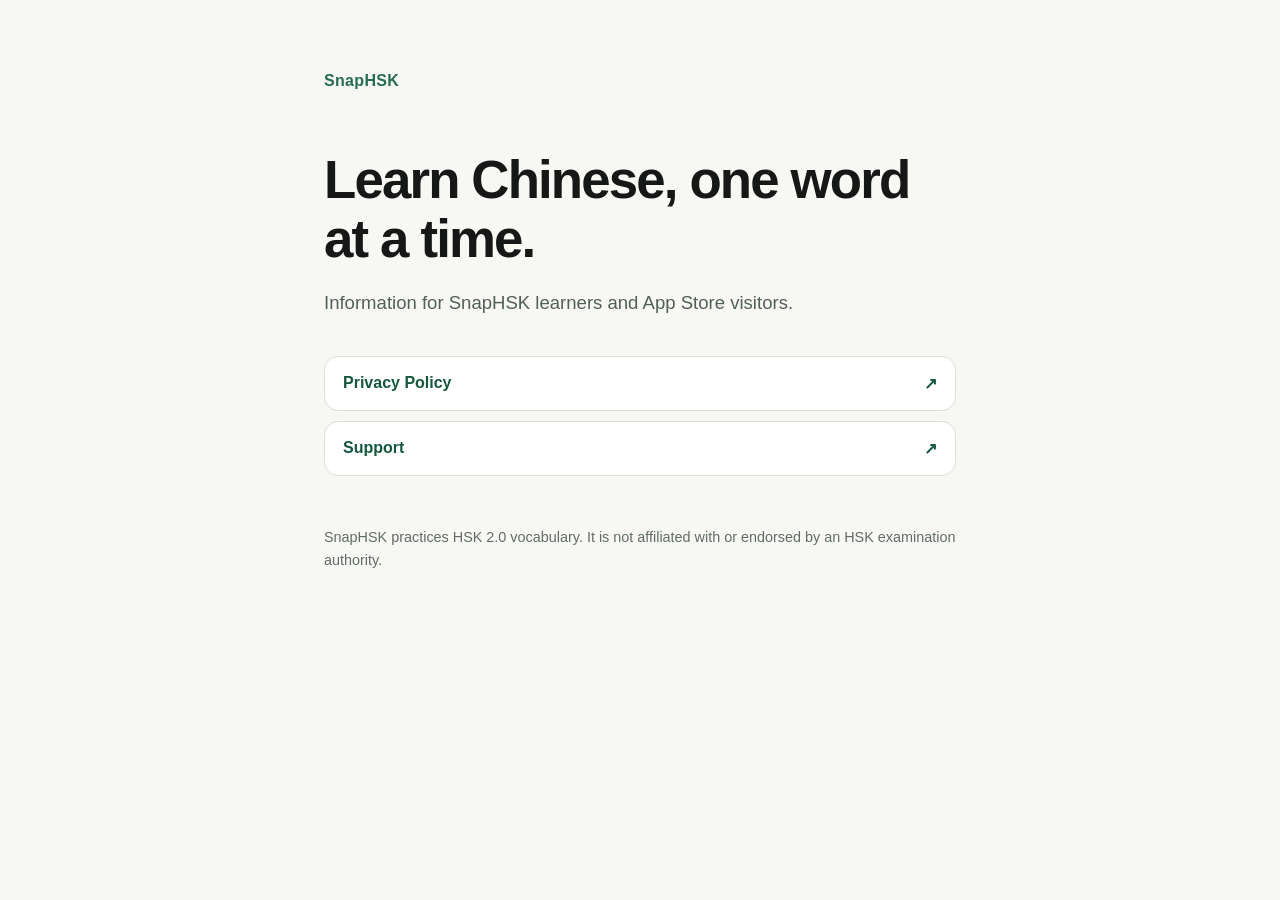
<file: index.html>
<!doctype html>
<html lang="en">
<head>
  <meta charset="utf-8">
  <meta name="viewport" content="width=device-width, initial-scale=1">
  <meta name="description" content="SnapHSK privacy and support information.">
  <title>SnapHSK · Privacy and Support</title>
  <link rel="stylesheet" href="styles.css">
</head>
<body>
  <main class="page">
    <p class="brand">SnapHSK</p>
    <h1>Learn Chinese, one word at a time.</h1>
    <p class="intro">Information for SnapHSK learners and App Store visitors.</p>
    <nav class="links" aria-label="Help and policies">
      <a href="privacy/">Privacy Policy <span aria-hidden="true">↗</span></a>
      <a href="support/">Support <span aria-hidden="true">↗</span></a>
    </nav>
    <p class="small">SnapHSK practices HSK 2.0 vocabulary. It is not affiliated with or endorsed by an HSK examination authority.</p>
  </main>
</body>
</html>
</file>
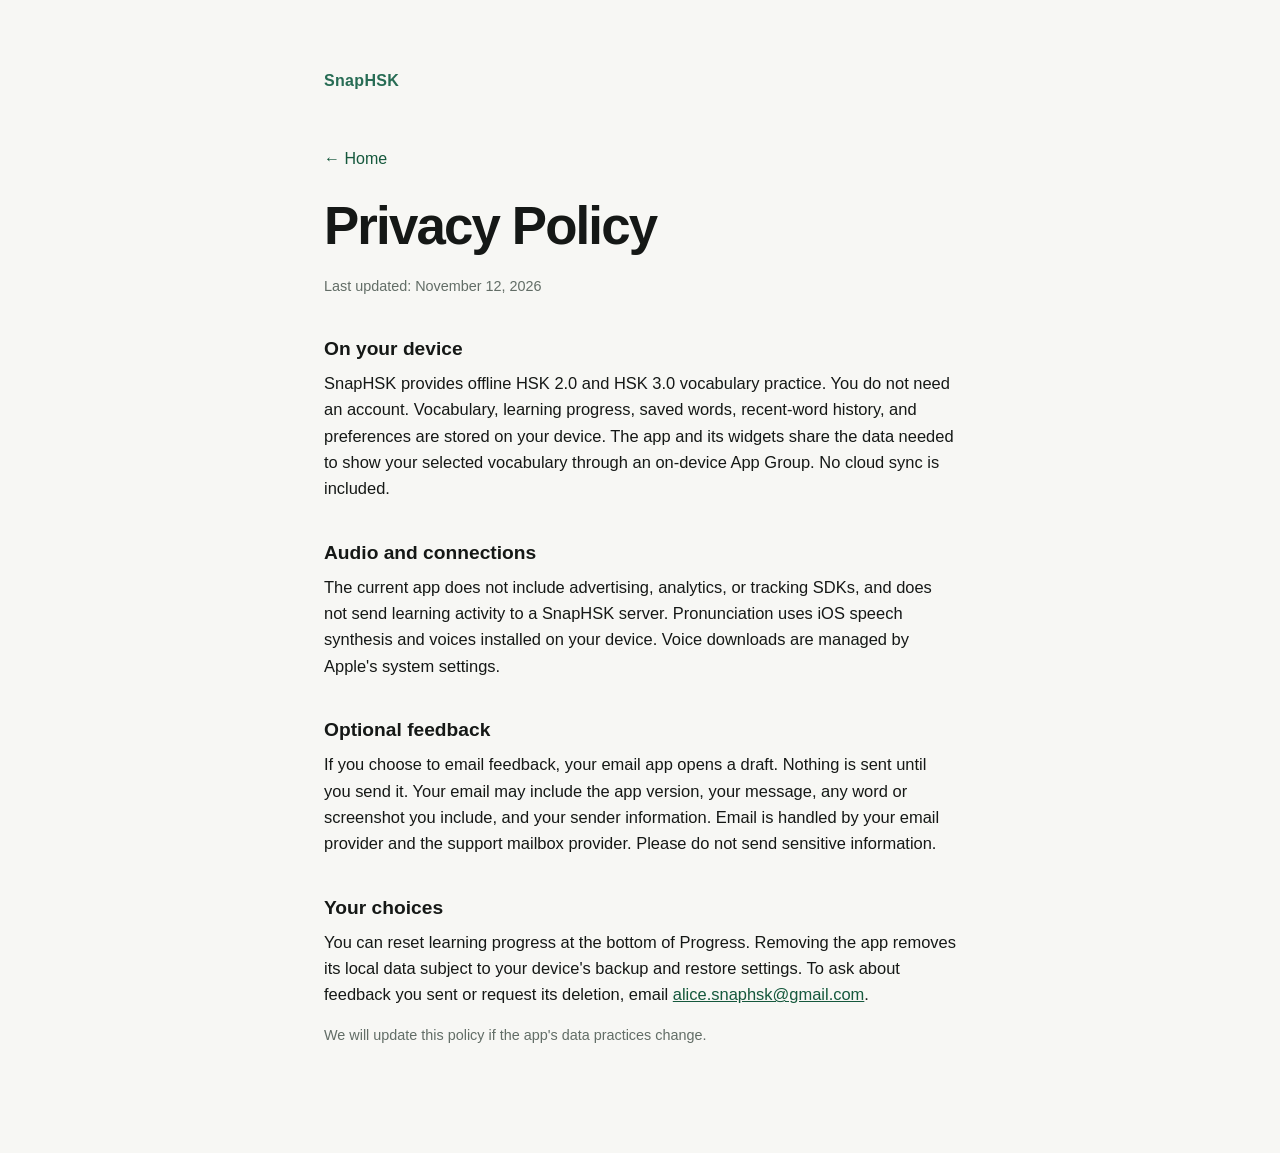
<file: privacy/index.html>
<!doctype html>
<html lang="en">
<head>
  <meta charset="utf-8">
  <meta name="viewport" content="width=device-width, initial-scale=1">
  <meta name="description" content="SnapHSK Privacy Policy: local learning data, speech, and optional email feedback.">
  <title>Privacy Policy · SnapHSK</title>
  <link rel="stylesheet" href="../styles.css">
</head>
<body>
  <main class="page">
    <p class="brand">SnapHSK</p>
    <a class="back" href="../">← Home</a>
    <h1>Privacy Policy</h1>
    <p class="small">Last updated: November 12, 2026</p>

    <h2>On your device</h2>
    <p>SnapHSK provides offline HSK 2.0 and HSK 3.0 vocabulary practice. You do not need an account. Vocabulary, learning progress, saved words, recent-word history, and preferences are stored on your device. The app and its widgets share the data needed to show your selected vocabulary through an on-device App Group. No cloud sync is included.</p>

    <h2>Audio and connections</h2>
    <p>The current app does not include advertising, analytics, or tracking SDKs, and does not send learning activity to a SnapHSK server. Pronunciation uses iOS speech synthesis and voices installed on your device. Voice downloads are managed by Apple's system settings.</p>

    <h2>Optional feedback</h2>
    <p>If you choose to email feedback, your email app opens a draft. Nothing is sent until you send it. Your email may include the app version, your message, any word or screenshot you include, and your sender information. Email is handled by your email provider and the support mailbox provider. Please do not send sensitive information.</p>

    <h2>Your choices</h2>
    <p>You can reset learning progress at the bottom of Progress. Removing the app removes its local data subject to your device's backup and restore settings. To ask about feedback you sent or request its deletion, email <a href="mailto:alice.snaphsk@gmail.com">alice.snaphsk@gmail.com</a>.</p>

    <p class="small">We will update this policy if the app's data practices change.</p>
  </main>
</body>
</html>
</file>
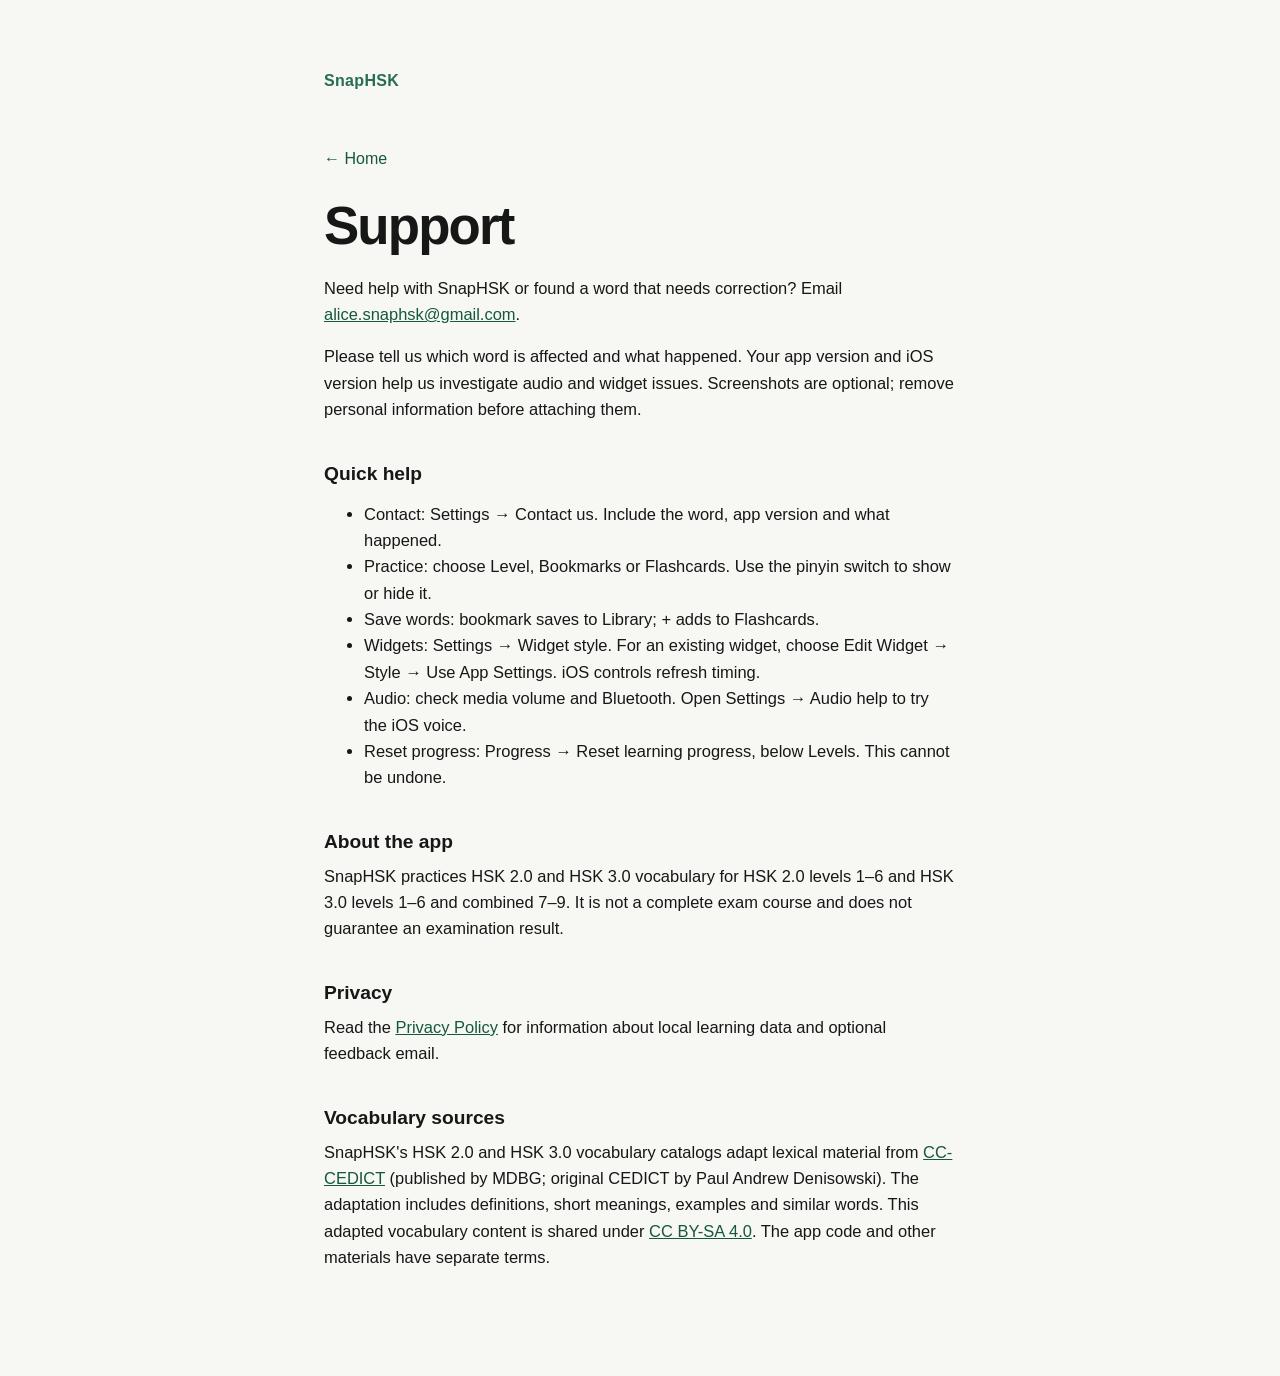
<file: support/index.html>
<!doctype html>
<html lang="en">
<head>
  <meta charset="utf-8">
  <meta name="viewport" content="width=device-width, initial-scale=1">
  <meta name="description" content="Contact SnapHSK for vocabulary corrections, audio and widget help.">
  <title>Support · SnapHSK</title>
  <link rel="stylesheet" href="../styles.css">
</head>
<body>
  <main class="page">
    <p class="brand">SnapHSK</p>
    <a class="back" href="../">← Home</a>
    <h1>Support</h1>
    <p>Need help with SnapHSK or found a word that needs correction? Email <a href="mailto:alice.snaphsk@gmail.com">alice.snaphsk@gmail.com</a>.</p>
    <p>Please tell us which word is affected and what happened. Your app version and iOS version help us investigate audio and widget issues. Screenshots are optional; remove personal information before attaching them.</p>

    <h2>Quick help</h2>
    <ul>
      <li>Contact: Settings → Contact us. Include the word, app version and what happened.</li>
      <li>Practice: choose Level, Bookmarks or Flashcards. Use the pinyin switch to show or hide it.</li>
      <li>Save words: bookmark saves to Library; + adds to Flashcards.</li>
      <li>Widgets: Settings → Widget style. For an existing widget, choose Edit Widget → Style → Use App Settings. iOS controls refresh timing.</li>
      <li>Audio: check media volume and Bluetooth. Open Settings → Audio help to try the iOS voice.</li>
      <li>Reset progress: Progress → Reset learning progress, below Levels. This cannot be undone.</li>
    </ul>
    <h2>About the app</h2>
    <p>SnapHSK practices HSK 2.0 and HSK 3.0 vocabulary for HSK 2.0 levels 1–6 and HSK 3.0 levels 1–6 and combined 7–9. It is not a complete exam course and does not guarantee an examination result.</p>

    <h2>Privacy</h2>
    <p>Read the <a href="../privacy/">Privacy Policy</a> for information about local learning data and optional feedback email.</p>

    <h2>Vocabulary sources</h2>
    <p>SnapHSK's HSK 2.0 and HSK 3.0 vocabulary catalogs adapt lexical material from <a href="https://www.mdbg.net/chinese/dictionary?page=cedict">CC-CEDICT</a> (published by MDBG; original CEDICT by Paul Andrew Denisowski). The adaptation includes definitions, short meanings, examples and similar words. This adapted vocabulary content is shared under <a href="https://creativecommons.org/licenses/by-sa/4.0/">CC BY-SA 4.0</a>. The app code and other materials have separate terms.</p>
  </main>
</body>
</html>
</file>
<file: styles.css>
:root { color-scheme: light dark; font-family: -apple-system, BlinkMacSystemFont, "Segoe UI", sans-serif; }
* { box-sizing: border-box; }
body { margin: 0; background: #f7f7f4; color: #151816; }
.page { max-width: 680px; margin: 0 auto; padding: 68px 24px 90px; }
.brand { margin: 0 0 56px; color: #276c54; font-size: 1rem; font-weight: 750; letter-spacing: .02em; }
h1 { max-width: 600px; margin: 0 0 20px; font-size: clamp(2.2rem, 7vw, 3.3rem); line-height: 1.12; letter-spacing: -.035em; }
h2 { margin: 40px 0 10px; font-size: 1.2rem; }
p, li { font-size: 1.03rem; line-height: 1.6; }
p { margin: 0 0 16px; }
.intro { color: #52605a; font-size: 1.16rem; }
.links { display: grid; gap: 10px; margin: 38px 0 50px; }
.links a { display: flex; justify-content: space-between; align-items: center; padding: 17px 18px; border: 1px solid #d9dfd9; border-radius: 14px; background: #fff; color: #15583c; font-weight: 650; text-decoration: none; }
a { color: #15583c; }
a:focus-visible { outline: 3px solid #1f8360; outline-offset: 3px; }
.back { display: inline-block; margin-bottom: 28px; text-decoration: none; }
.small { color: #626d66; font-size: .9rem; }
@media (prefers-color-scheme: dark) {
  body { background: #101411; color: #f4f5f1; }
  .brand, a, .links a { color: #8cdeb3; }
  .intro, .small { color: #a4b0a7; }
  .links a { background: #1a211b; border-color: #36443a; }
}
</file>
